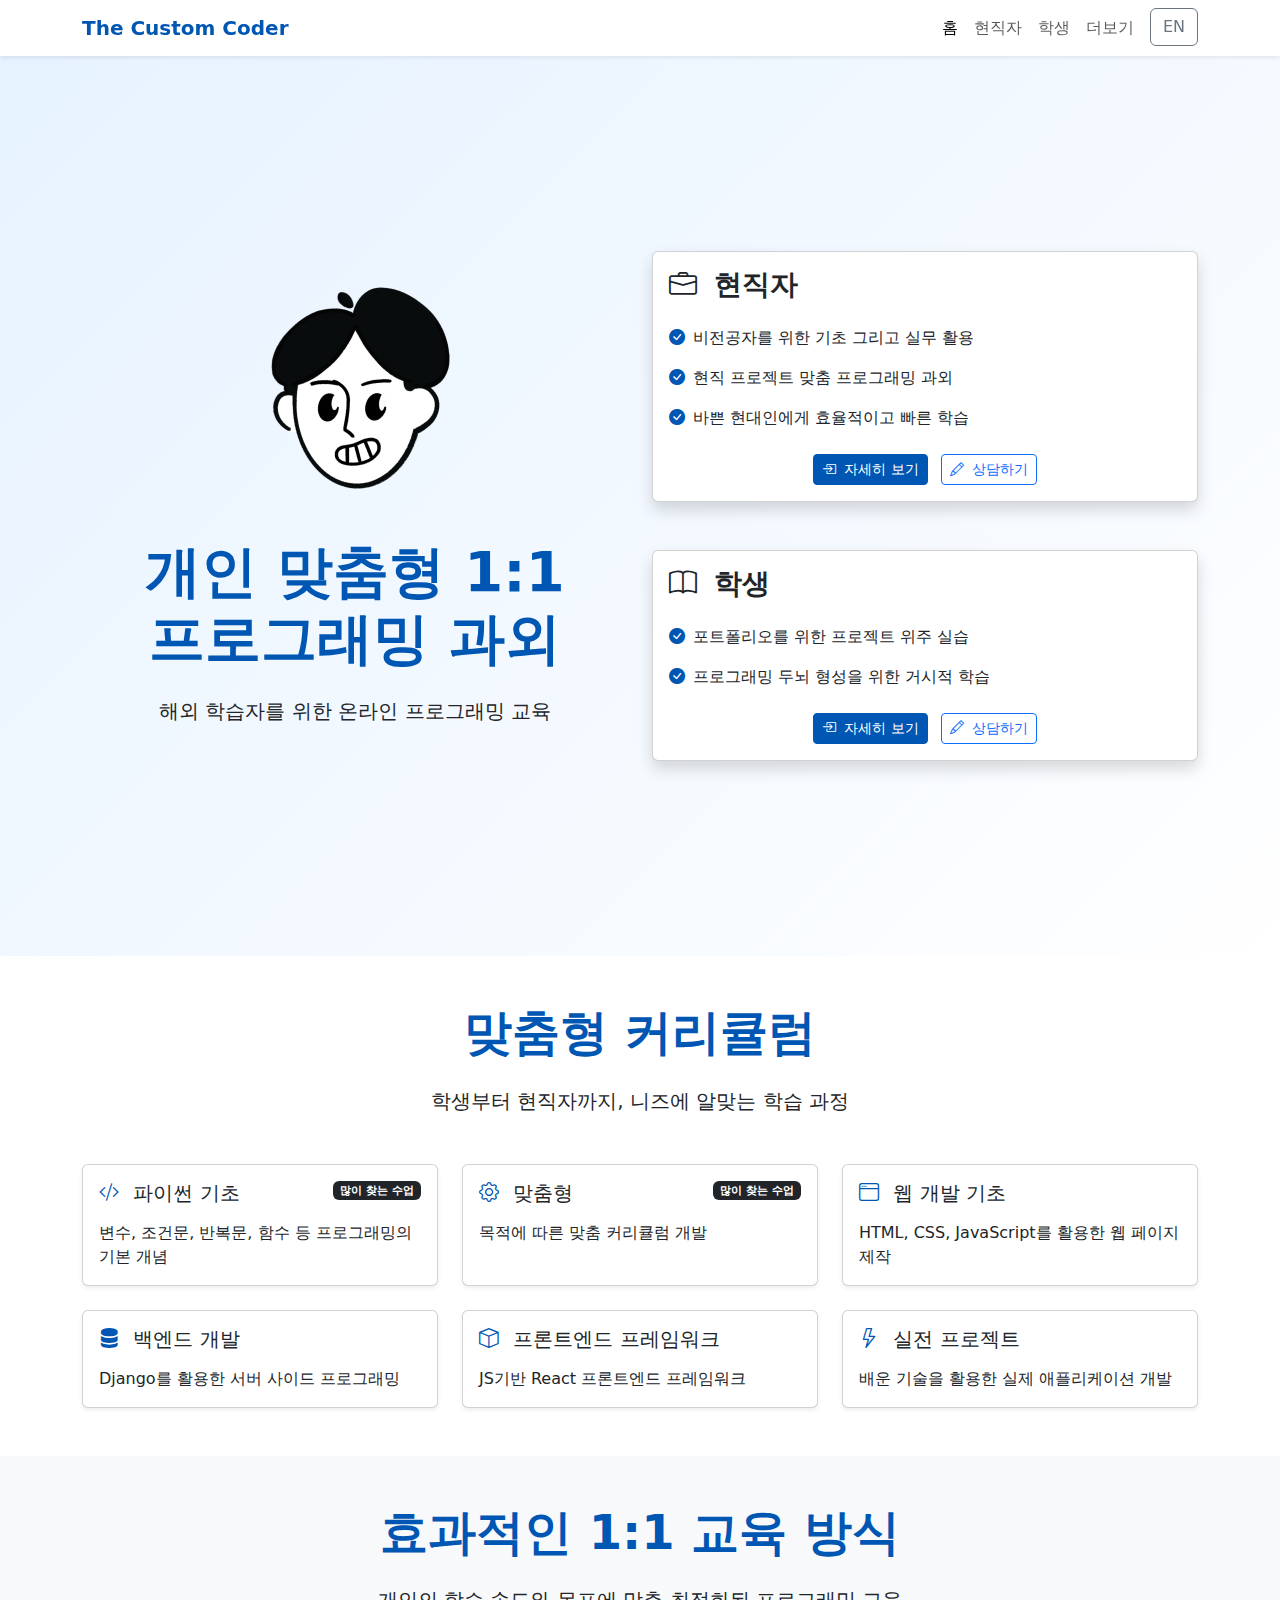
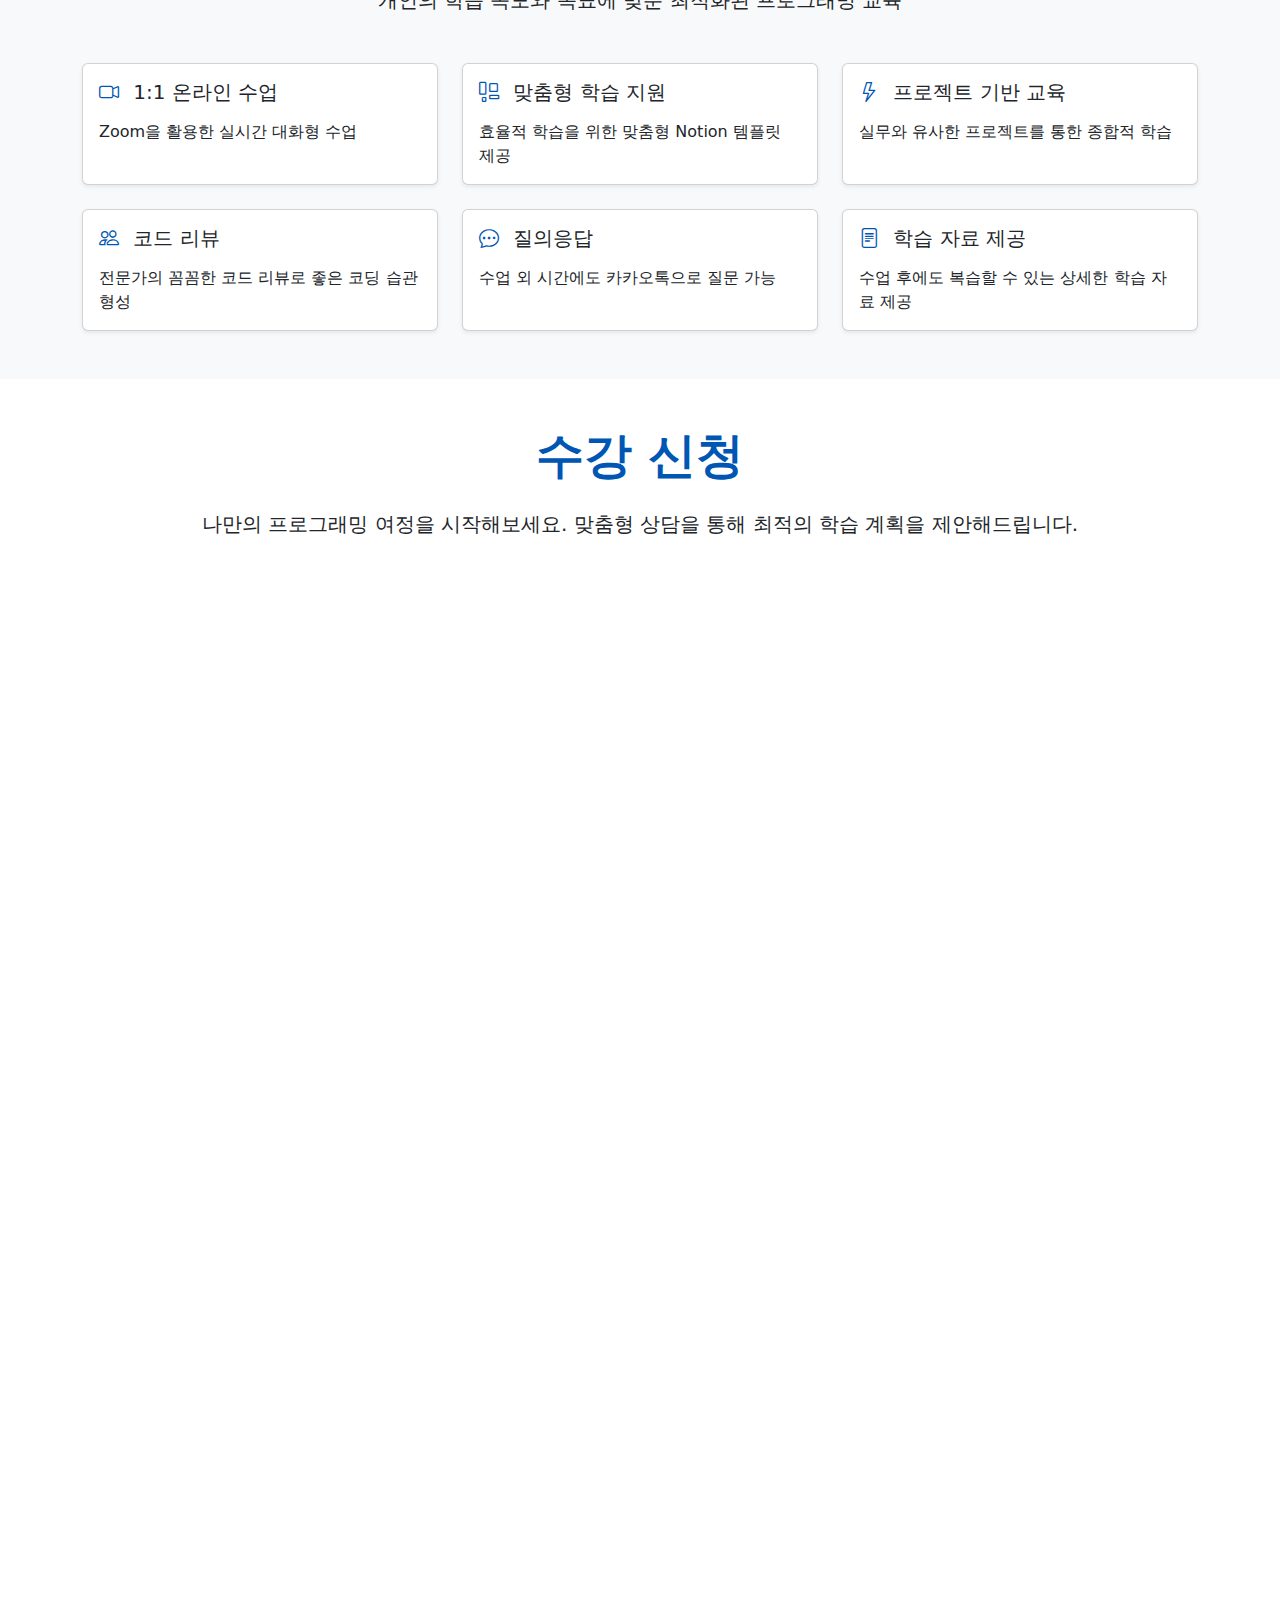
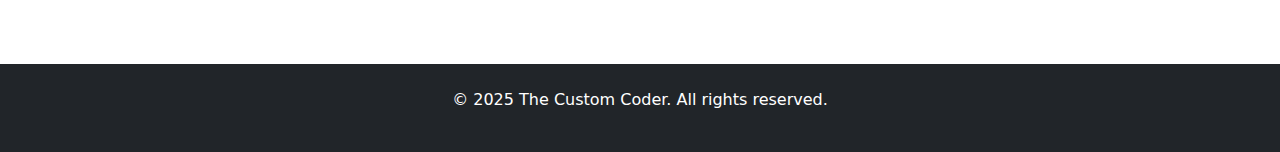
<file: index.html>
<!DOCTYPE html>
<html lang="ko">
<head>
    <meta charset="UTF-8">
    <meta name="viewport" content="width=device-width, initial-scale=1.0">
    <title>The Custom Coder</title>
    <link href="https://cdn.jsdelivr.net/npm/bootstrap@5.3.0/dist/css/bootstrap.min.css" rel="stylesheet">
    <link href="https://cdn.jsdelivr.net/npm/bootstrap-icons@1.10.5/font/bootstrap-icons.css" rel="stylesheet">
    <link href="style.css" rel="stylesheet">
</head>
<body>
    <nav class="navbar navbar-expand-lg navbar-light bg-white shadow-sm fixed-top">
        <div class="container">
            <a class="navbar-brand fw-bold text-primary" href="index.html" data-translate="brand">The Custom Coder</a>
            <button class="navbar-toggler" type="button" data-bs-toggle="collapse" data-bs-target="#navbarNav" aria-controls="navbarNav" aria-expanded="false" aria-label="Toggle navigation">
                <span class="navbar-toggler-icon"></span>
            </button>
            <div class="collapse navbar-collapse" id="navbarNav">
                <ul class="navbar-nav ms-auto">
                    <li class="nav-item">
                        <a class="nav-link active" href="index.html" data-translate="home">홈</a>
                    </li>
                    <li class="nav-item">
                        <a class="nav-link" href="professional.html" data-translate="professional">현직자</a>
                    </li>
                    <li class="nav-item">
                        <a class="nav-link" href="student.html" data-translate="student">학생</a>
                    </li>
                    <li class="nav-item">
                        <a class="nav-link" href="info.html" data-translate="more">더보기</a>
                    </li>
                    <li class="nav-item ms-2">
                        <button class="btn btn-outline-secondary" id="language-toggle" onclick="toggleLanguage()" disabled>EN</button>
                    </li>
                </ul>
            </div>
        </div>
    </nav>

    <section id="intro" class="min-vh-100 d-flex align-items-center bg-gradient">
        <div class="container">
            <div class="row align-items-center">
                <div class="col-md-6 mb-5 mb-md-0 d-flex flex-column align-items-center text-center">
                    <img src="img/logo.png" alt="프로그램 과외 이미지" class="img-fluid" style="max-width: 100%; max-height: 300px; object-fit: contain;">
                
                    <h1 class="display-4 fw-bold text-primary mb-4"><span data-translate="main_title_1">개인 맞춤형 1:1</span><br /><span data-translate="main_title_2">프로그래밍 과외</span></h1>
                    <p class="lead mb-5" data-translate="sub_title">해외 학습자를 위한 온라인 프로그래밍 교육</p>
                </div>                

                <div class="col-md-6">
                    <div class="card shadow">
                        <div class="card-body">
                            <h3 class="card-title mb-4">
                                <i class="bi bi-briefcase me-2"></i>
                                <span class="fw-bold" data-translate="professional">현직자</span>
                            </h3>
                            <ul class="list-unstyled">
                                <li class="mb-3"><i class="bi bi-check-circle-fill text-primary me-2"></i><span data-translate="professional_key1">비전공자를 위한 기초 그리고 실무 활용</span></li>
                                <li class="mb-3"><i class="bi bi-check-circle-fill text-primary me-2"></i><span data-translate="professional_key2">현직 프로젝트 맞춤 프로그래밍 과외</span></li>
                                <li class="mb-3"><i class="bi bi-check-circle-fill text-primary me-2"></i><span data-translate="professional_key3">바쁜 현대인에게 효율적이고 빠른 학습</span></li>
                            </ul>
                            <!-- 버튼 추가 -->
                            <div class="text-center mt-4">
                                <a href="professional.html" class="btn btn-primary btn-sm">
                                    <i class="bi bi-box-arrow-in-right me-1"></i> <span data-translate="more_btn">자세히 보기</span>
                                </a>
                                <a href="#contact" class="btn btn-outline-primary btn-sm ms-2">
                                    <i class="bi bi-pencil me-1"></i> <span data-translate="contact_btn">상담하기</span>
                                </a>
                            </div>
                        </div>
                    </div>
                    <div class="card shadow mt-5">
                        <div class="card-body">
                            <h3 class="card-title mb-4">
                                <i class="bi bi-book me-2"></i>
                                <span class="fw-bold" data-translate="student">학생</span>
                            </h3>
                            <ul class="list-unstyled">
                                <li class="mb-3"><i class="bi bi-check-circle-fill text-primary me-2"></i><span data-translate="student_key1">포트폴리오를 위한 프로젝트 위주 실습</span></li>
                                <li class="mb-3"><i class="bi bi-check-circle-fill text-primary me-2"></i><span data-translate="student_key2">프로그래밍 두뇌 형성을 위한 거시적 학습</span></li>
                            </ul>
                            <!-- 버튼 추가 -->
                            <div class="text-center mt-4">
                                <a href="student.html" class="btn btn-primary btn-sm">
                                    <i class="bi bi-box-arrow-in-right me-1"></i> <span data-translate="more_btn">자세히 보기</span>
                                </a>
                                <a href="#contact" class="btn btn-outline-primary btn-sm ms-2">
                                    <i class="bi bi-pencil me-1"></i> <span data-translate="contact_btn">상담하기</span>
                                </a>
                            </div>
                        </div>
                    </div>
                </div>
            </div>
        </div>
    </section>

    <section id="curriculum" class="py-5">
        <div class="container">
            <h2 class="display-5 fw-bold text-center text-primary mb-4">맞춤형 커리큘럼</h2>
            <p class="lead text-center mb-5">학생부터 현직자까지, 니즈에 알맞는 학습 과정</p>
            <div class="row g-4">
                <div class="col-md-6 col-lg-4">
                    <div class="card h-100 shadow-sm position-relative">
                        <span class="badge bg-dark ms-2 position-absolute top-0 end-0 mt-3 me-3" style="font-size: 0.7rem;">많이 찾는 수업</span>
                        <div class="card-body">
                            <h3 class="card-title h5 mb-3">
                                <i class="bi bi-code-slash me-2 text-primary"></i>
                                파이썬 기초
                            </h3>
                            <p class="card-text">변수, 조건문, 반복문, 함수 등 프로그래밍의 기본 개념</p>
                        </div>
                    </div>
                </div>
                <div class="col-md-6 col-lg-4">
                    <div class="card h-100 shadow-sm position-relative">
                        <span class="badge bg-dark ms-2 position-absolute top-0 end-0 mt-3 me-3" style="font-size: 0.7rem;">많이 찾는 수업</span>
                        <div class="card-body">
                            <h3 class="card-title h5 mb-3">
                                <i class="bi bi-gear me-2 text-primary"></i>
                                맞춤형
                            </h3>
                            <p class="card-text">목적에 따른 맞춤 커리큘럼 개발</p>
                        </div>
                    </div>
                </div>
                <div class="col-md-6 col-lg-4">
                    <div class="card h-100 shadow-sm">
                        <div class="card-body">
                            <h3 class="card-title h5 mb-3">
                                <i class="bi bi-window me-2 text-primary"></i>
                                웹 개발 기초
                            </h3>
                            <p class="card-text">HTML, CSS, JavaScript를 활용한 웹 페이지 제작</p>
                        </div>
                    </div>
                </div>
                <div class="col-md-6 col-lg-4">
                    <div class="card h-100 shadow-sm">
                        <div class="card-body">
                            <h3 class="card-title h5 mb-3">
                                <i class="bi bi-server me-2 text-primary"></i>
                                백엔드 개발
                            </h3>
                            <p class="card-text">Django를 활용한 서버 사이드 프로그래밍</p>
                        </div>
                    </div>
                </div>
                <div class="col-md-6 col-lg-4">
                    <div class="card h-100 shadow-sm">
                        <div class="card-body">
                            <h3 class="card-title h5 mb-3">
                                <i class="bi bi-box me-2 text-primary"></i>
                                프론트엔드 프레임워크
                            </h3>
                            <p class="card-text">JS기반 React 프론트엔드 프레임워크</p>
                        </div>
                    </div>
                </div>
                <div class="col-md-6 col-lg-4">
                    <div class="card h-100 shadow-sm">
                        <div class="card-body">
                            <h3 class="card-title h5 mb-3">
                                <i class="bi bi-lightning me-2 text-primary"></i>
                                실전 프로젝트
                            </h3>
                            <p class="card-text">배운 기술을 활용한 실제 애플리케이션 개발</p>
                        </div>
                    </div>
                </div>
            </div>
        </div>
    </section>

    <section id="method" class="py-5 bg-light">
        <div class="container">
            <h2 class="display-5 fw-bold text-center text-primary mb-4">효과적인 1:1 교육 방식</h2>
            <p class="lead text-center mb-5">개인의 학습 속도와 목표에 맞춘 최적화된 프로그래밍 교육</p>
            <div class="row g-4">
                <div class="col-md-6 col-lg-4">
                    <div class="card h-100 shadow-sm">
                        <div class="card-body">
                            <h3 class="card-title h5 mb-3">
                                <i class="bi bi-camera-video me-2 text-primary"></i>
                                1:1 온라인 수업
                            </h3>
                            <p class="card-text">Zoom을 활용한 실시간 대화형 수업</p>
                        </div>
                    </div>
                </div>
                <div class="col-md-6 col-lg-4">
                    <div class="card h-100 shadow-sm">
                        <div class="card-body">
                            <h3 class="card-title h5 mb-3">
                                <i class="bi bi-layout-wtf me-2 text-primary"></i>
                                맞춤형 학습 지원
                            </h3>
                            <p class="card-text">효율적 학습을 위한 맞춤형 Notion 템플릿 제공</p>
                        </div>
                    </div>
                </div>
                <div class="col-md-6 col-lg-4">
                    <div class="card h-100 shadow-sm">
                        <div class="card-body">
                            <h3 class="card-title h5 mb-3">
                                <i class="bi bi-lightning me-2 text-primary"></i>
                                프로젝트 기반 교육
                            </h3>
                            <p class="card-text">실무와 유사한 프로젝트를 통한 종합적 학습</p>
                        </div>
                    </div>
                </div>
                <div class="col-md-6 col-lg-4">
                    <div class="card h-100 shadow-sm">
                        <div class="card-body">
                            <h3 class="card-title h5 mb-3">
                                <i class="bi bi-people me-2 text-primary"></i>
                                코드 리뷰
                            </h3>
                            <p class="card-text">전문가의 꼼꼼한 코드 리뷰로 좋은 코딩 습관 형성</p>
                        </div>
                    </div>
                </div>
                <div class="col-md-6 col-lg-4">
                    <div class="card h-100 shadow-sm">
                        <div class="card-body">
                            <h3 class="card-title h5 mb-3">
                                <i class="bi bi-chat-dots me-2 text-primary"></i>
                                질의응답
                            </h3>
                            <p class="card-text">수업 외 시간에도 카카오톡으로 질문 가능</p>
                        </div>
                    </div>
                </div>
                <div class="col-md-6 col-lg-4">
                    <div class="card h-100 shadow-sm">
                        <div class="card-body">
                            <h3 class="card-title h5 mb-3">
                                <i class="bi bi-file-text me-2 text-primary"></i>
                                학습 자료 제공
                            </h3>
                            <p class="card-text">수업 후에도 복습할 수 있는 상세한 학습 자료 제공</p>
                        </div>
                    </div>
                </div>
            </div>
        </div>
    </section>

    <section id="contact" class="py-5">
        <div class="container">
            <h2 class="display-5 fw-bold text-center text-primary mb-4">수강 신청</h2>
            <p class="lead text-center mb-5">나만의 프로그래밍 여정을 시작해보세요. 맞춤형 상담을 통해 최적의 학습 계획을 제안해드립니다.</p>
            <div class="row justify-content-center">
                <div class="col-md-8 col-lg-6">

                    <div class="position-relative" style="padding-bottom: 179.69%; height: 0; overflow: hidden; max-width: 100%;">
                        <iframe src="https://docs.google.com/forms/d/e/1FAIpQLScrXGR-7a9gebrgKyj9ZKF9N7S7g6gpSFmp70-7-9HDqJcohg/viewform?embedded=true" 
                                class="position-absolute top-0 start-0 w-100 h-100" 
                                frameborder="0" 
                                marginheight="0" 
                                marginwidth="0">
                            로드 중…
                        </iframe>
                    </div>
                </div>
            </div>
        </div>
    </section>

    <footer class="bg-dark text-white py-4 mt-5">
        <div class="container text-center">
            <p>&copy; 2025 The Custom Coder. All rights reserved.</p>
        </div>
    </footer>

    <script src="index_change_language.js"></script>
    <script src="https://cdn.jsdelivr.net/npm/bootstrap@5.3.0/dist/js/bootstrap.bundle.min.js"></script>
</body>
</html>
</file>
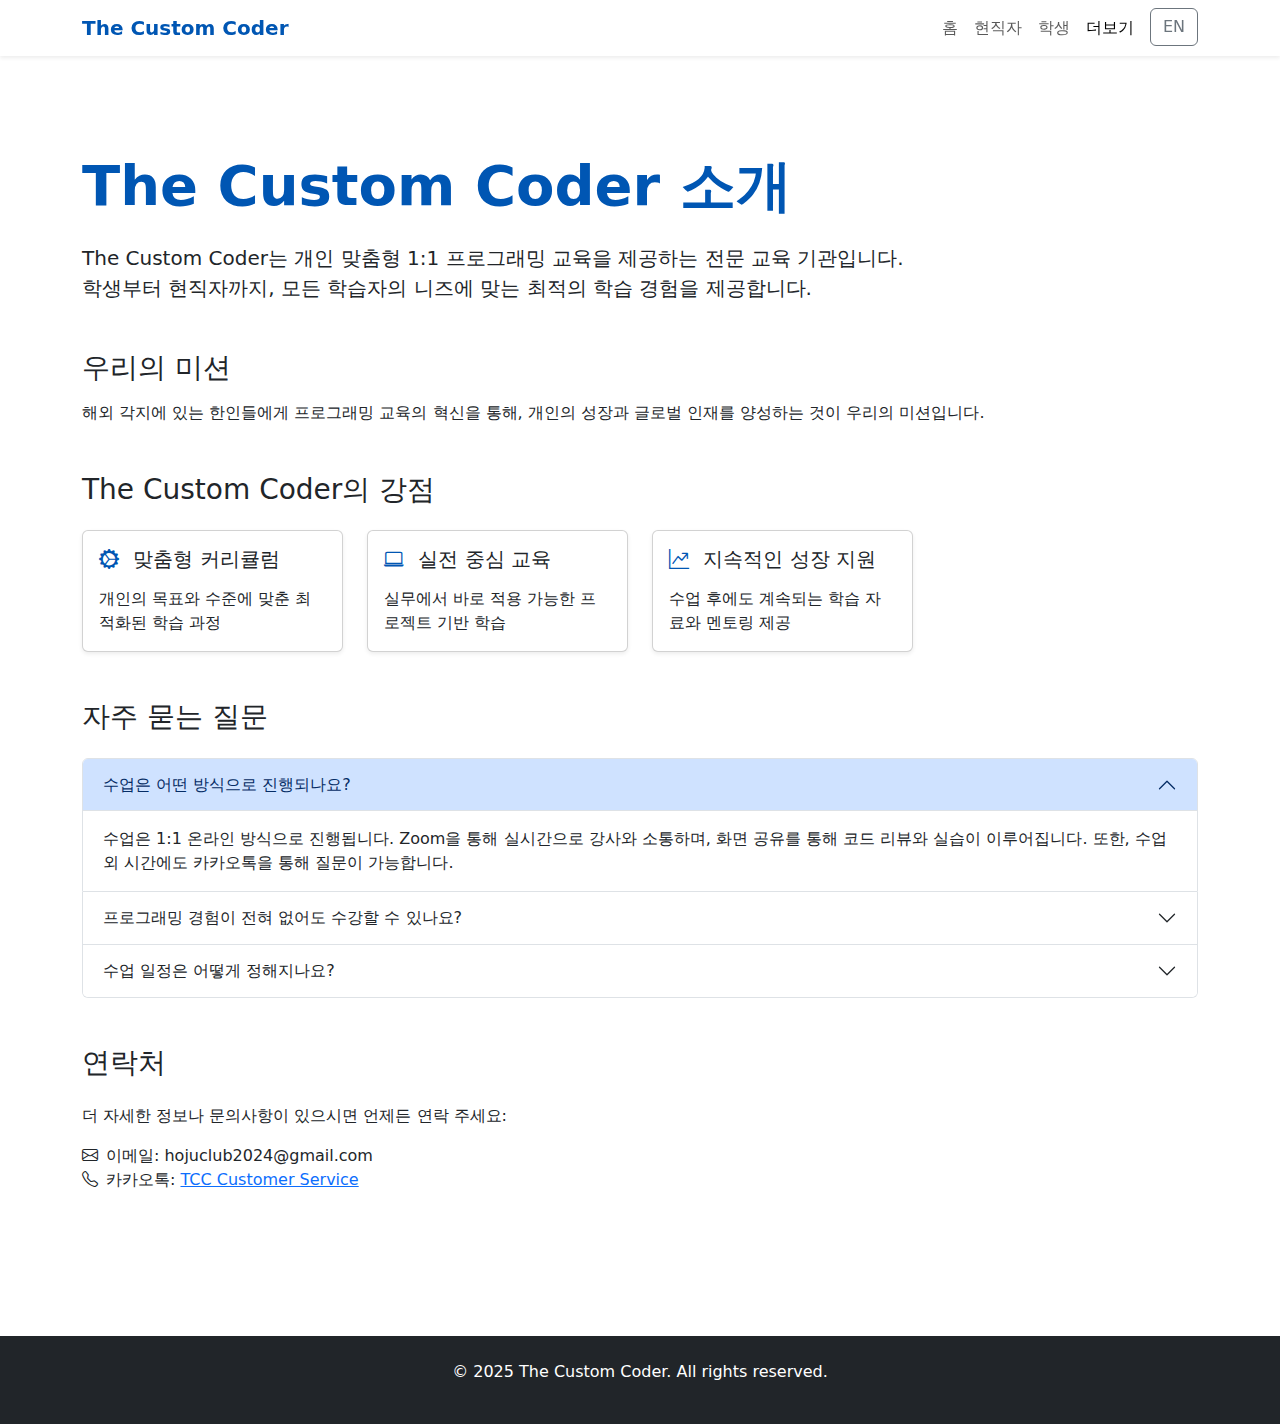
<file: info.html>
<!DOCTYPE html>
<html lang="ko">
<head>
    <meta charset="UTF-8">
    <meta name="viewport" content="width=device-width, initial-scale=1.0">
    <title>The Custom Coder - 더보기</title>
    <link href="https://cdn.jsdelivr.net/npm/bootstrap@5.3.0/dist/css/bootstrap.min.css" rel="stylesheet">
    <link href="https://cdn.jsdelivr.net/npm/bootstrap-icons@1.10.5/font/bootstrap-icons.css" rel="stylesheet">
    <link href="style.css" rel="stylesheet">
</head>
<body>
    <nav class="navbar navbar-expand-lg navbar-light bg-white shadow-sm fixed-top">
        <div class="container">
            <a class="navbar-brand fw-bold text-primary" href="index.html" data-translate="brand">The Custom Coder</a>
            <button class="navbar-toggler" type="button" data-bs-toggle="collapse" data-bs-target="#navbarNav" aria-controls="navbarNav" aria-expanded="false" aria-label="Toggle navigation">
                <span class="navbar-toggler-icon"></span>
            </button>
            <div class="collapse navbar-collapse" id="navbarNav">
                <ul class="navbar-nav ms-auto">
                    <li class="nav-item">
                        <a class="nav-link" href="index.html" data-translate="home">홈</a>
                    </li>
                    <li class="nav-item">
                        <a class="nav-link" href="professional.html" data-translate="professional">현직자</a>
                    </li>
                    <li class="nav-item">
                        <a class="nav-link" href="student.html" data-translate="student">학생</a>
                    </li>
                    <li class="nav-item">
                        <a class="nav-link active" href="info.html" data-translate="more">더보기</a>
                    </li>
                    <li class="nav-item ms-2">
                        <button class="btn btn-outline-secondary" id="language-toggle" onclick="toggleLanguage()" disabled>EN</button>
                    </li>
                </ul>
            </div>
        </div>
    </nav>

    <section id="more-info" class="py-5 mt-5">
        <div class="container">
            <h1 class="display-4 fw-bold text-primary mb-4">The Custom Coder 소개</h1>
            <p class="lead mb-5">The Custom Coder는 개인 맞춤형 1:1 프로그래밍 교육을 제공하는 전문 교육 기관입니다. <br />학생부터 현직자까지, 모든 학습자의 니즈에 맞는 최적의 학습 경험을 제공합니다.</p>
            
            <h2 class="h3 mb-3">우리의 미션</h2>
            <p class="mb-5">해외 각지에 있는 한인들에게 프로그래밍 교육의 혁신을 통해, 개인의 성장과 글로벌 인재를 양성하는 것이 우리의 미션입니다.</p>

            <h2 class="h3 mb-4">The Custom Coder의 강점</h2>
            <div class="row g-4 mb-5">
                <div class="col-md-6 col-lg-3">
                    <div class="card h-100 shadow-sm">
                        <div class="card-body">
                            <h3 class="card-title h5 mb-3">
                                <i class="bi bi-gear-wide-connected me-2 text-primary"></i>
                                맞춤형 커리큘럼
                            </h3>
                            <p class="card-text">개인의 목표와 수준에 맞춘 최적화된 학습 과정</p>
                        </div>
                    </div>
                </div>
                <div class="col-md-6 col-lg-3">
                    <div class="card h-100 shadow-sm">
                        <div class="card-body">
                            <h3 class="card-title h5 mb-3">
                                <i class="bi bi-laptop me-2 text-primary"></i>
                                실전 중심 교육
                            </h3>
                            <p class="card-text">실무에서 바로 적용 가능한 프로젝트 기반 학습</p>
                        </div>
                    </div>
                </div>
                <div class="col-md-6 col-lg-3">
                    <div class="card h-100 shadow-sm">
                        <div class="card-body">
                            <h3 class="card-title h5 mb-3">
                                <i class="bi bi-graph-up-arrow me-2 text-primary"></i>
                                지속적인 성장 지원
                            </h3>
                            <p class="card-text">수업 후에도 계속되는 학습 자료와 멘토링 제공</p>
                        </div>
                    </div>
                </div>
            </div>

            <h2 class="h3 mb-4">자주 묻는 질문</h2>
            <div class="accordion mb-5" id="faqAccordion">
                <div class="accordion-item">
                    <h2 class="accordion-header" id="headingOne">
                        <button class="accordion-button" type="button" data-bs-toggle="collapse" data-bs-target="#collapseOne" aria-expanded="true" aria-controls="collapseOne">
                            수업은 어떤 방식으로 진행되나요?
                        </button>
                    </h2>
                    <div id="collapseOne" class="accordion-collapse collapse show" aria-labelledby="headingOne" data-bs-parent="#faqAccordion">
                        <div class="accordion-body">
                            수업은 1:1 온라인 방식으로 진행됩니다. Zoom을 통해 실시간으로 강사와 소통하며, 화면 공유를 통해 코드 리뷰와 실습이 이루어집니다. 또한, 수업 외 시간에도 카카오톡을 통해 질문이 가능합니다.
                        </div>
                    </div>
                </div>
                <div class="accordion-item">
                    <h2 class="accordion-header" id="headingTwo">
                        <button class="accordion-button collapsed" type="button" data-bs-toggle="collapse" data-bs-target="#collapseTwo" aria-expanded="false" aria-controls="collapseTwo">
                            프로그래밍 경험이 전혀 없어도 수강할 수 있나요?
                        </button>
                    </h2>
                    <div id="collapseTwo" class="accordion-collapse collapse" aria-labelledby="headingTwo" data-bs-parent="#faqAccordion">
                        <div class="accordion-body">
                            네, 가능합니다. 우리는 완전 초보자부터 현직 개발자까지 모든 수준의 학습자를 위한 커리큘럼을 제공합니다. 경험이 없는 분들을 위한 기초 과정부터 차근차근 시작할 수 있습니다.
                        </div>
                    </div>
                </div>
                <div class="accordion-item">
                    <h2 class="accordion-header" id="headingThree">
                        <button class="accordion-button collapsed" type="button" data-bs-toggle="collapse" data-bs-target="#collapseThree" aria-expanded="false" aria-controls="collapseThree">
                            수업 일정은 어떻게 정해지나요?
                        </button>
                    </h2>
                    <div id="collapseThree" class="accordion-collapse collapse" aria-labelledby="headingThree" data-bs-parent="#faqAccordion">
                        <div class="accordion-body">
                            수업 일정은 학습자의 스케줄에 맞춰 유연하게 조정됩니다. 주중, 주말, 오전, 오후, 저녁 등 원하는 시간대를 선택할 수 있으며, 강사와 상의하여 최적의 일정을 잡을 수 있습니다.
                        </div>
                    </div>
                </div>
            </div>

            <h2 class="h3 mb-4">연락처</h2>
            <p>더 자세한 정보나 문의사항이 있으시면 언제든 연락 주세요:</p>
            <ul class="list-unstyled mb-5">
                <li><i class="bi bi-envelope me-2"></i>이메일: hojuclub2024@gmail.com</li>
                <li><i class="bi bi-telephone me-2"></i>카카오톡: <a href="https://open.kakao.com/o/sL34FNah">TCC Customer Service</a></li>
            </ul>
        </div>
    </section>

    <footer class="bg-dark text-white py-4 mt-5">
        <div class="container text-center">
            <p>&copy; 2025 The Custom Coder. All rights reserved.</p>
        </div>
    </footer>

    <script src="index_change_language.js"></script>
    <script src="https://cdn.jsdelivr.net/npm/bootstrap@5.3.0/dist/js/bootstrap.bundle.min.js"></script>
</body>
</html>
</file>
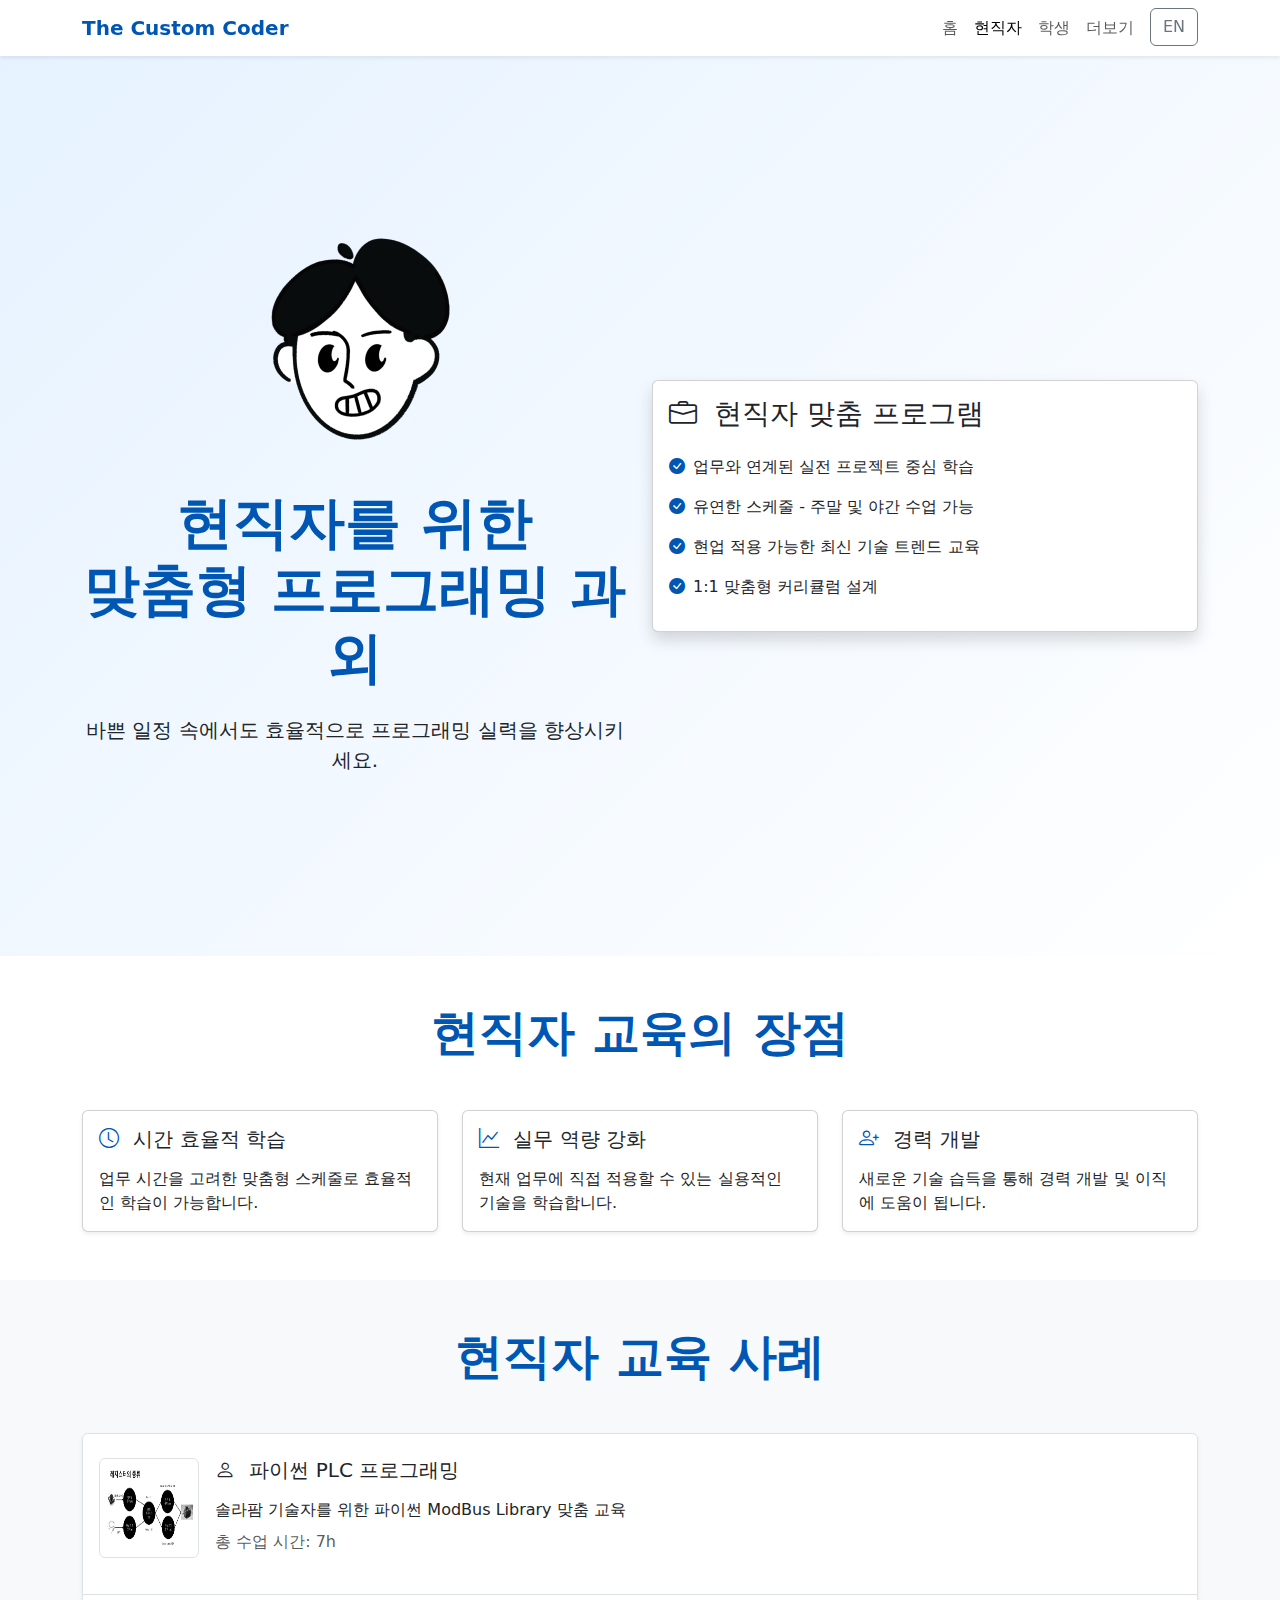
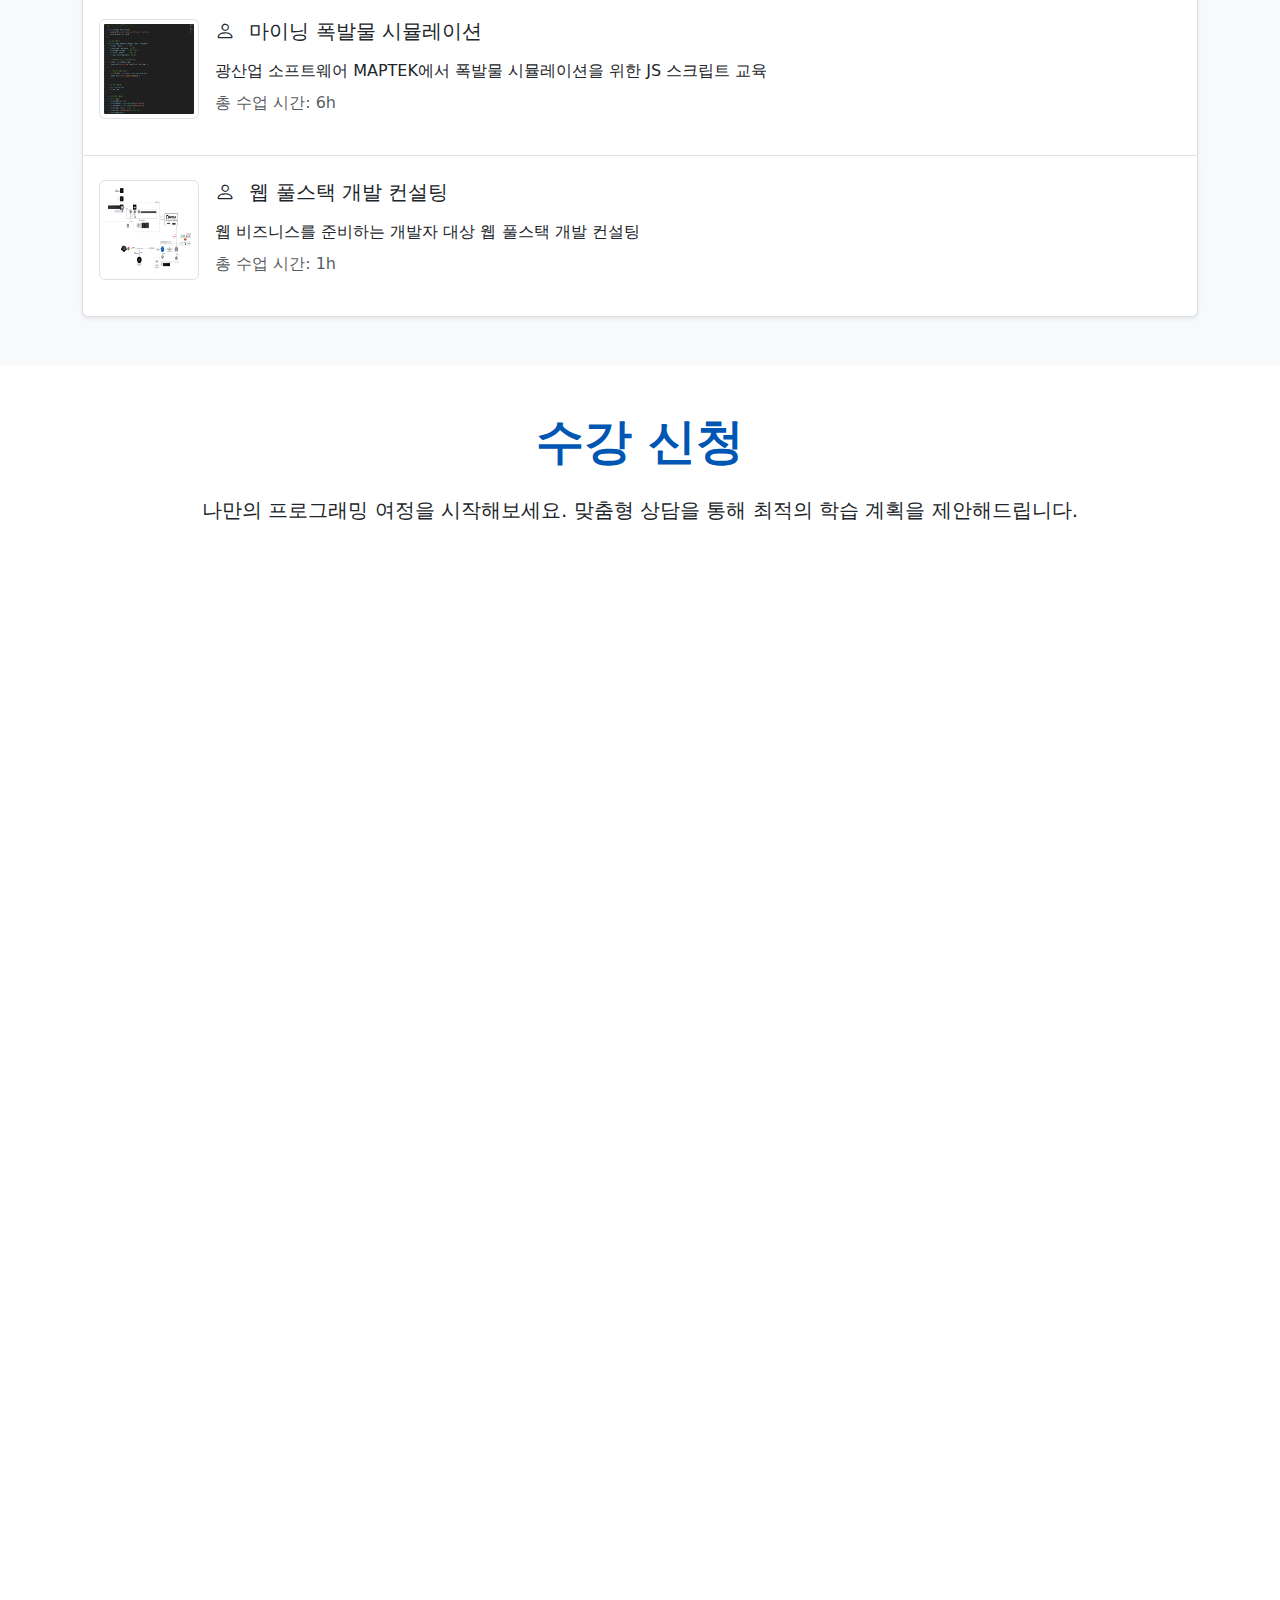
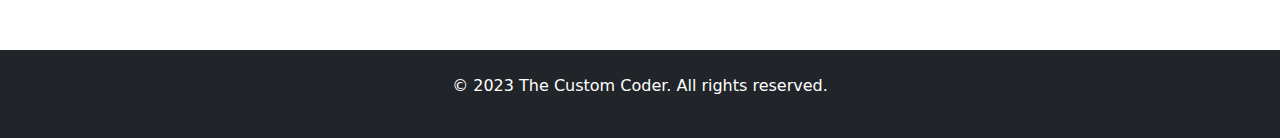
<file: professional.html>
<!DOCTYPE html>
<html lang="ko">
<head>
    <meta charset="UTF-8">
    <meta name="viewport" content="width=device-width, initial-scale=1.0">
    <title>The Custom Coder - 현직자를 위한 프로그래밍 과외</title>
    <link href="https://cdn.jsdelivr.net/npm/bootstrap@5.3.0/dist/css/bootstrap.min.css" rel="stylesheet">
    <link href="https://cdn.jsdelivr.net/npm/bootstrap-icons@1.10.5/font/bootstrap-icons.css" rel="stylesheet">
    <link href="style.css" rel="stylesheet">
</head>
<body>
    <nav class="navbar navbar-expand-lg navbar-light bg-white shadow-sm fixed-top">
        <div class="container">
            <a class="navbar-brand fw-bold text-primary" href="index.html" data-translate="brand">The Custom Coder</a>
            <button class="navbar-toggler" type="button" data-bs-toggle="collapse" data-bs-target="#navbarNav" aria-controls="navbarNav" aria-expanded="false" aria-label="Toggle navigation">
                <span class="navbar-toggler-icon"></span>
            </button>
            <div class="collapse navbar-collapse" id="navbarNav">
                <ul class="navbar-nav ms-auto">
                    <li class="nav-item">
                        <a class="nav-link" href="index.html" data-translate="home">홈</a>
                    </li>
                    <li class="nav-item">
                        <a class="nav-link active" href="professional.html" data-translate="professional">현직자</a>
                    </li>
                    <li class="nav-item">
                        <a class="nav-link" href="student.html" data-translate="student">학생</a>
                    </li>
                    <li class="nav-item">
                        <a class="nav-link" href="info.html" data-translate="more">더보기</a>
                    </li>
                    <li class="nav-item ms-2">
                        <button class="btn btn-outline-secondary" id="language-toggle" onclick="toggleLanguage()" disabled>EN</button>
                    </li>
                </ul>
            </div>
        </div>
    </nav>

    <section id="working-pro-intro" class="min-vh-100 d-flex align-items-center bg-gradient">
        <div class="container">
            <div class="row align-items-center">
                <div class="col-md-6 mb-5 mb-md-0 d-flex flex-column align-items-center text-center">
                    <img src="img/logo.png" alt="프로그램 과외 이미지" class="img-fluid" style="max-width: 100%; max-height: 300px; object-fit: contain;">
                    
                    <h1 class="display-4 fw-bold text-primary mb-4">현직자를 위한<br>맞춤형 프로그래밍 과외</h1>
                    <p class="lead mb-5">바쁜 일정 속에서도 효율적으로 프로그래밍 실력을 향상시키세요.</p>
                </div>
                <div class="col-lg-6">
                    <div class="card shadow">
                        <div class="card-body">
                            <h3 class="card-title mb-4">
                                <i class="bi bi-briefcase me-2"></i>
                                현직자 맞춤 프로그램
                            </h3>
                            <ul class="list-unstyled">
                                <li class="mb-3"><i class="bi bi-check-circle-fill text-primary me-2"></i>업무와 연계된 실전 프로젝트 중심 학습</li>
                                <li class="mb-3"><i class="bi bi-check-circle-fill text-primary me-2"></i>유연한 스케줄 - 주말 및 야간 수업 가능</li>
                                <li class="mb-3"><i class="bi bi-check-circle-fill text-primary me-2"></i>현업 적용 가능한 최신 기술 트렌드 교육</li>
                                <li class="mb-3"><i class="bi bi-check-circle-fill text-primary me-2"></i>1:1 맞춤형 커리큘럼 설계</li>
                            </ul>
                        </div>
                    </div>
                </div>
            </div>
        </div>
    </section>

    <section id="working-pro-benefits" class="py-5">
        <div class="container">
            <h2 class="display-5 fw-bold text-center text-primary mb-5">현직자 교육의 장점</h2>
            <div class="row g-4">
                <div class="col-md-6 col-lg-4">
                    <div class="card h-100 shadow-sm">
                        <div class="card-body">
                            <h3 class="card-title h5 mb-3">
                                <i class="bi bi-clock me-2 text-primary"></i>
                                시간 효율적 학습
                            </h3>
                            <p class="card-text">업무 시간을 고려한 맞춤형 스케줄로 효율적인 학습이 가능합니다.</p>
                        </div>
                    </div>
                </div>
                <div class="col-md-6 col-lg-4">
                    <div class="card h-100 shadow-sm">
                        <div class="card-body">
                            <h3 class="card-title h5 mb-3">
                                <i class="bi bi-graph-up me-2 text-primary"></i>
                                실무 역량 강화
                            </h3>
                            <p class="card-text">현재 업무에 직접 적용할 수 있는 실용적인 기술을 학습합니다.</p>
                        </div>
                    </div>
                </div>
                <div class="col-md-6 col-lg-4">
                    <div class="card h-100 shadow-sm">
                        <div class="card-body">
                            <h3 class="card-title h5 mb-3">
                                <i class="bi bi-person-plus me-2 text-primary"></i>
                                경력 개발
                            </h3>
                            <p class="card-text">새로운 기술 습득을 통해 경력 개발 및 이직에 도움이 됩니다.</p>
                        </div>
                    </div>
                </div>
            </div>
        </div>
    </section>


    <section id="working-pro-courses" class="py-5 bg-light">
        <div class="container">
            <h2 class="display-5 fw-bold text-center text-primary mb-5">현직자 교육 사례</h2>
            <div class="list-group">
                <!-- 사례 1 -->
                <div class="list-group-item py-4 shadow-sm d-flex align-items-start">
                    <img src="img/현직자 교육 사례.png" 
                         alt="파이썬 PLC 프로그래밍" 
                         class="img-thumbnail me-3"
                         style="width: 100px; height: 100px; cursor: pointer;"
                         data-bs-toggle="modal" 
                         data-bs-target="#imageModal1">
                    <div>
                        <h3 class="h5 mb-3">
                            <i class="bi bi-person me-2"></i>
                            파이썬 PLC 프로그래밍
                        </h3>
                        <p class="mb-0">솔라팜 기술자를 위한 파이썬 ModBus Library 맞춤 교육</p>
                        <p class="text-muted mt-2">총 수업 시간: 7h</p>
                    </div>
                </div>
    
                <!-- 사례 2 -->
                <div class="list-group-item py-4 shadow-sm d-flex align-items-start">
                    <img src="img/마이닝 폭발물 시뮬레이션.png" 
                         alt="마이닝 폭발물 시뮬레이션" 
                         class="img-thumbnail me-3"
                         style="width: 100px; height: 100px; cursor: pointer;"
                         data-bs-toggle="modal" 
                         data-bs-target="#imageModal2">
                    <div>
                        <h3 class="h5 mb-3">
                            <i class="bi bi-person me-2"></i>
                            마이닝 폭발물 시뮬레이션
                        </h3>
                        <p class="mb-0">광산업 소프트웨어 MAPTEK에서 폭발물 시뮬레이션을 위한 JS 스크립트 교육</p>
                        <p class="text-muted mt-2">총 수업 시간: 6h</p>
                    </div>
                </div>
    
                <!-- 사례 3 -->
                <div class="list-group-item py-4 shadow-sm d-flex align-items-start">
                    <img src="img/웹 풀스택 개발.png" 
                         alt="웹 풀스택 개발" 
                         class="img-thumbnail me-3"
                         style="width: 100px; height: 100px; cursor: pointer;"
                         data-bs-toggle="modal" 
                         data-bs-target="#imageModal3">
                    <div>
                        <h3 class="h5 mb-3">
                            <i class="bi bi-person me-2"></i>
                            웹 풀스택 개발 컨설팅
                        </h3>
                        <p class="mb-0">웹 비즈니스를 준비하는 개발자 대상 웹 풀스택 개발 컨설팅</p>
                        <p class="text-muted mt-2">총 수업 시간: 1h</p>
                    </div>
                </div>
            </div>
        </div>
    
        <!-- Modal 1 -->
        <div class="modal fade" id="imageModal1" tabindex="-1" aria-labelledby="imageModal1Label" aria-hidden="true">
            <div class="modal-dialog modal-dialog-centered">
                <div class="modal-content">
                    <div class="modal-body p-0">
                        <img src="img/현직자 교육 사례.png" alt="파이썬 PLC 프로그래밍" class="img-fluid">
                    </div>
                </div>
            </div>
        </div>
    
        <!-- Modal 2 -->
        <div class="modal fade" id="imageModal2" tabindex="-1" aria-labelledby="imageModal2Label" aria-hidden="true">
            <div class="modal-dialog modal-dialog-centered">
                <div class="modal-content">
                    <div class="modal-body p-0">
                        <img src="img/마이닝 폭발물 시뮬레이션.png" alt="마이닝 폭발물 시뮬레이션" class="img-fluid">
                    </div>
                </div>
            </div>
        </div>
    
        <!-- Modal 3 -->
        <div class="modal fade" id="imageModal3" tabindex="-1" aria-labelledby="imageModal3Label" aria-hidden="true">
            <div class="modal-dialog modal-dialog-centered">
                <div class="modal-content">
                    <div class="modal-body p-0">
                        <img src="img/웹 풀스택 개발.png" alt="웹 풀스택 개발" class="img-fluid">
                    </div>
                </div>
            </div>
        </div>
    </section>
    
    
    
    

    <section id="contact" class="py-5">
        <div class="container">
            <h2 class="display-5 fw-bold text-center text-primary mb-4">수강 신청</h2>
            <p class="lead text-center mb-5">나만의 프로그래밍 여정을 시작해보세요. 맞춤형 상담을 통해 최적의 학습 계획을 제안해드립니다.</p>
            <div class="row justify-content-center">
                <div class="col-md-8 col-lg-6">
                    
                    <div class="position-relative" style="padding-bottom: 179.69%; height: 0; overflow: hidden; max-width: 100%;">
                        <iframe src="https://docs.google.com/forms/d/e/1FAIpQLScrXGR-7a9gebrgKyj9ZKF9N7S7g6gpSFmp70-7-9HDqJcohg/viewform?embedded=true" 
                                class="position-absolute top-0 start-0 w-100 h-100" 
                                frameborder="0" 
                                marginheight="0" 
                                marginwidth="0">
                            로드 중…
                        </iframe>
                    </div>
                </div>
            </div>
        </div>
    </section>

    <footer class="bg-dark text-white py-4 mt-5">
        <div class="container text-center">
            <p>&copy; 2023 The Custom Coder. All rights reserved.</p>
        </div>
    </footer>

    <script src="index_change_language.js"></script>
    <script src="https://cdn.jsdelivr.net/npm/bootstrap@5.3.0/dist/js/bootstrap.bundle.min.js"></script>
</body>
</html>
</file>
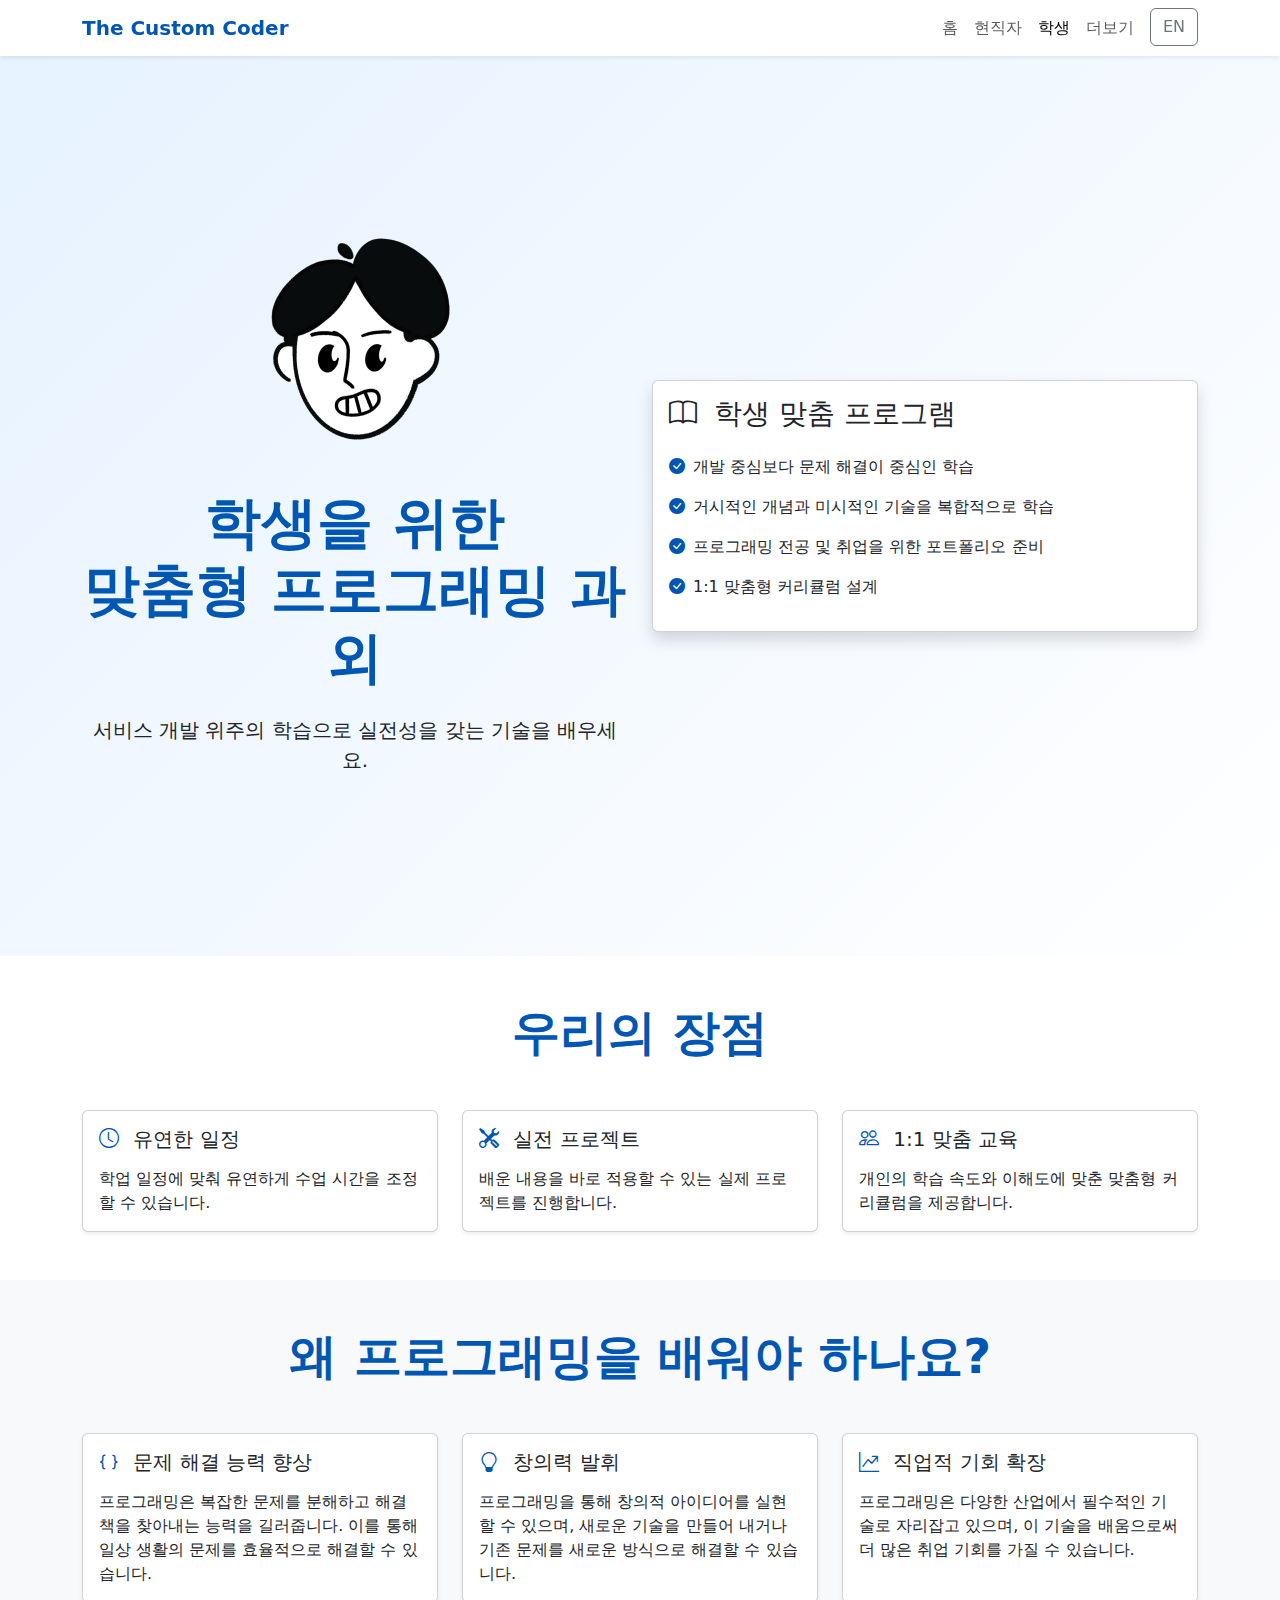
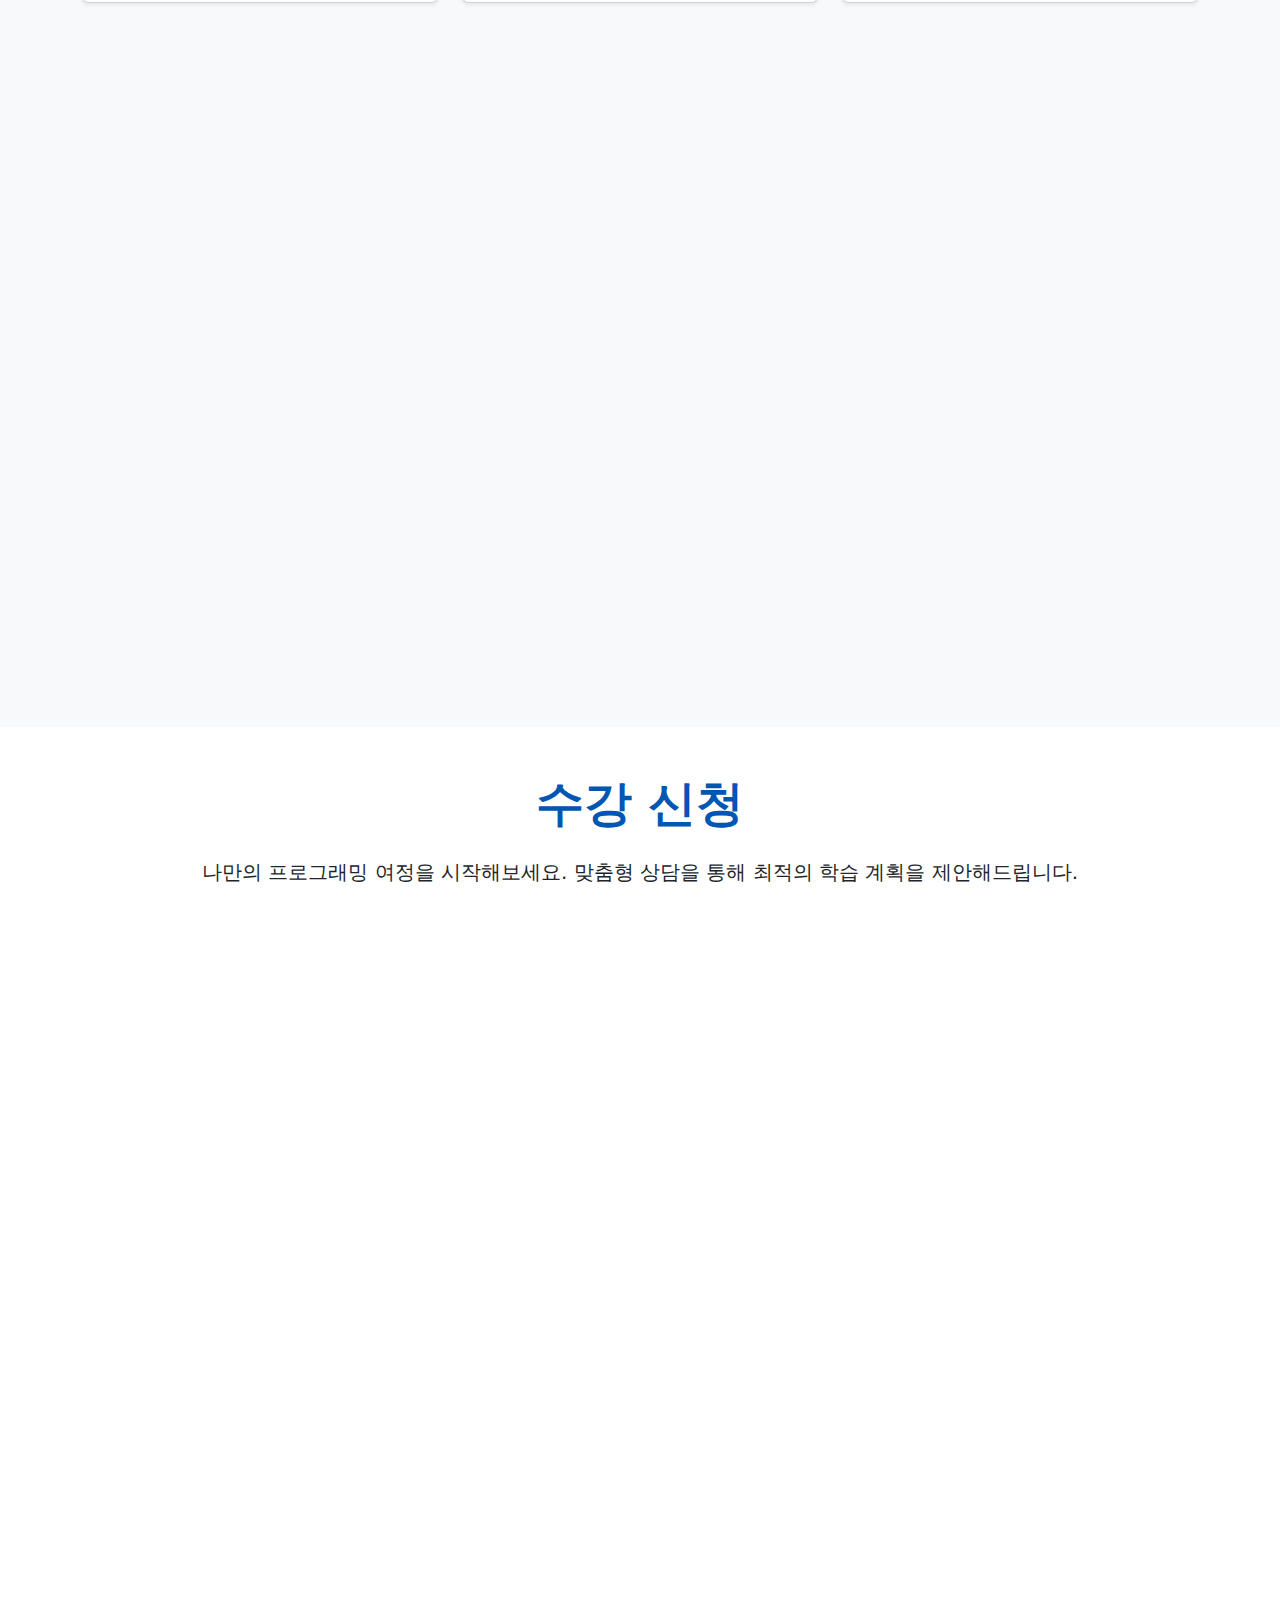
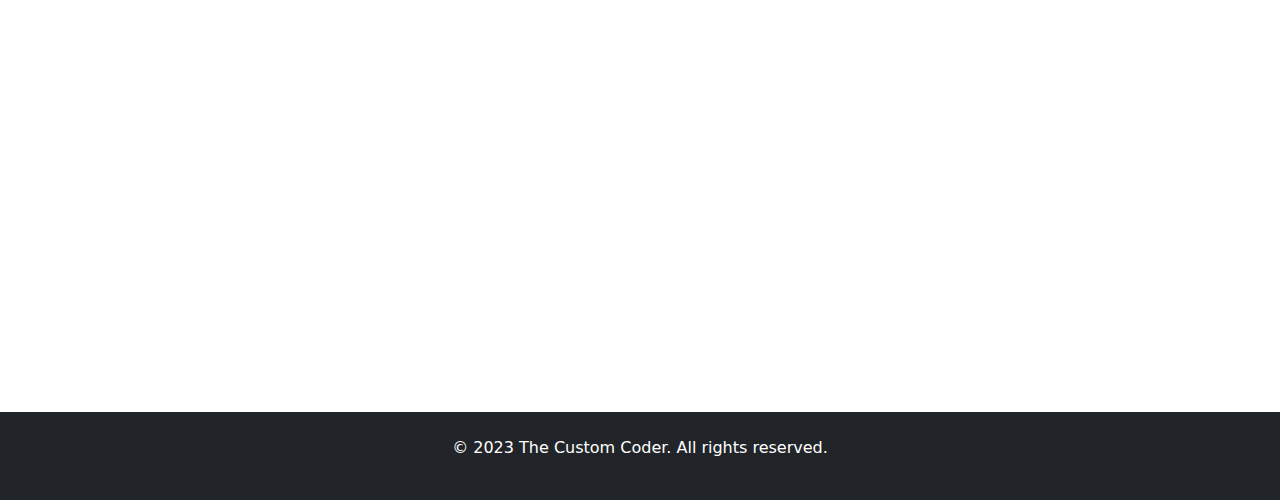
<file: student.html>
<!DOCTYPE html>
<html lang="ko">
<head>
    <meta charset="UTF-8">
    <meta name="viewport" content="width=device-width, initial-scale=1.0">
    <title>The Custom Coder - 학생을 위한 프로그래밍 과외</title>
    <link href="https://cdn.jsdelivr.net/npm/bootstrap@5.3.0/dist/css/bootstrap.min.css" rel="stylesheet">
    <link href="https://cdn.jsdelivr.net/npm/bootstrap-icons@1.10.5/font/bootstrap-icons.css" rel="stylesheet">
    <link href="style.css" rel="stylesheet">
</head>
<body>
    <nav class="navbar navbar-expand-lg navbar-light bg-white shadow-sm fixed-top">
        <div class="container">
            <a class="navbar-brand fw-bold text-primary" href="index.html" data-translate="brand">The Custom Coder</a>
            <button class="navbar-toggler" type="button" data-bs-toggle="collapse" data-bs-target="#navbarNav" aria-controls="navbarNav" aria-expanded="false" aria-label="Toggle navigation">
                <span class="navbar-toggler-icon"></span>
            </button>
            <div class="collapse navbar-collapse" id="navbarNav">
                <ul class="navbar-nav ms-auto">
                    <li class="nav-item">
                        <a class="nav-link" href="index.html" data-translate="home">홈</a>
                    </li>
                    <li class="nav-item">
                        <a class="nav-link" href="professional.html" data-translate="professional">현직자</a>
                    </li>
                    <li class="nav-item">
                        <a class="nav-link active" href="student.html" data-translate="student">학생</a>
                    </li>
                    <li class="nav-item">
                        <a class="nav-link" href="info.html" data-translate="more">더보기</a>
                    </li>
                    <li class="nav-item ms-2">
                        <button class="btn btn-outline-secondary" id="language-toggle" onclick="toggleLanguage()" disabled>EN</button>
                    </li>
                </ul>
            </div>
        </div>
    </nav>

    <section id="working-pro-intro" class="min-vh-100 d-flex align-items-center bg-gradient">
        <div class="container">
            <div class="row align-items-center">
                <div class="col-md-6 mb-5 mb-md-0 d-flex flex-column align-items-center text-center">
                    <img src="img/logo.png" alt="프로그램 과외 이미지" class="img-fluid" style="max-width: 100%; max-height: 300px; object-fit: contain;">

                    <h1 class="display-4 fw-bold text-primary mb-4">학생을 위한<br>맞춤형 프로그래밍 과외</h1>
                    <p class="lead mb-5">서비스 개발 위주의 학습으로 실전성을 갖는 기술을 배우세요.</p>
                </div>
                <div class="col-lg-6">
                    <div class="card shadow">
                        <div class="card-body">
                            <h3 class="card-title mb-4">
                                <i class="bi bi-book me-2"></i>
                                학생 맞춤 프로그램
                            </h3>
                            <ul class="list-unstyled">
                                <li class="mb-3"><i class="bi bi-check-circle-fill text-primary me-2"></i>개발 중심보다 문제 해결이 중심인 학습</li>
                                <li class="mb-3"><i class="bi bi-check-circle-fill text-primary me-2"></i>거시적인 개념과 미시적인 기술을 복합적으로 학습</li>
                                <li class="mb-3"><i class="bi bi-check-circle-fill text-primary me-2"></i>프로그래밍 전공 및 취업을 위한 포트폴리오 준비</li>
                                <li class="mb-3"><i class="bi bi-check-circle-fill text-primary me-2"></i>1:1 맞춤형 커리큘럼 설계</li>
                            </ul>
                        </div>
                    </div>
                </div>
            </div>
        </div>
    </section>

    <section id="working-pro-benefits" class="py-5">
        <div class="container">
            <h2 class="display-5 fw-bold text-center text-primary mb-5">우리의 장점</h2>
            <div class="row g-4">
                <div class="col-md-6 col-lg-4">
                    <div class="card h-100 shadow-sm">
                        <div class="card-body">
                            <h3 class="card-title h5 mb-3">
                                <i class="bi bi-clock me-2 text-primary"></i>
                                유연한 일정
                            </h3>
                            <p class="card-text">학업 일정에 맞춰 유연하게 수업 시간을 조정할 수 있습니다.</p>
                        </div>
                    </div>
                </div>
                <div class="col-md-6 col-lg-4">
                    <div class="card h-100 shadow-sm">
                        <div class="card-body">
                            <h3 class="card-title h5 mb-3">
                                <i class="bi bi-tools me-2 text-primary"></i>
                                실전 프로젝트
                            </h3>
                            <p class="card-text">배운 내용을 바로 적용할 수 있는 실제 프로젝트를 진행합니다.</p>
                        </div>
                    </div>
                </div>
                <div class="col-md-6 col-lg-4">
                    <div class="card h-100 shadow-sm">
                        <div class="card-body">
                            <h3 class="card-title h5 mb-3">
                                <i class="bi bi-people me-2 text-primary"></i>
                                1:1 맞춤 교육
                            </h3>
                            <p class="card-text">개인의 학습 속도와 이해도에 맞춘 맞춤형 커리큘럼을 제공합니다.</p>
                        </div>
                    </div>
                </div>
            </div>
        </div>
    </section>


    <section id="why-learn-programming" class="py-5 bg-light">
        <div class="container">
            <h2 class="display-5 fw-bold text-center text-primary mb-5">왜 프로그래밍을 배워야 하나요?</h2>
            <div class="row g-4">
                <div class="col-md-6 col-lg-4">
                    <div class="card h-100 shadow-sm">
                        <div class="card-body">
                            <h3 class="card-title h5 mb-3">
                                <i class="bi bi-braces me-2 text-primary"></i>
                                문제 해결 능력 향상
                            </h3>
                            <p class="card-text">프로그래밍은 복잡한 문제를 분해하고 해결책을 찾아내는 능력을 길러줍니다. 이를 통해 일상 생활의 문제를 효율적으로 해결할 수 있습니다.</p>
                        </div>
                    </div>
                </div>
                <div class="col-md-6 col-lg-4">
                    <div class="card h-100 shadow-sm">
                        <div class="card-body">
                            <h3 class="card-title h5 mb-3">
                                <i class="bi bi-lightbulb me-2 text-primary"></i>
                                창의력 발휘
                            </h3>
                            <p class="card-text">프로그래밍을 통해 창의적 아이디어를 실현할 수 있으며, 새로운 기술을 만들어 내거나 기존 문제를 새로운 방식으로 해결할 수 있습니다.</p>
                        </div>
                    </div>
                </div>
                <div class="col-md-6 col-lg-4">
                    <div class="card h-100 shadow-sm">
                        <div class="card-body">
                            <h3 class="card-title h5 mb-3">
                                <i class="bi bi-graph-up-arrow me-2 text-primary"></i>
                                직업적 기회 확장
                            </h3>
                            <p class="card-text">프로그래밍은 다양한 산업에서 필수적인 기술로 자리잡고 있으며, 이 기술을 배움으로써 더 많은 취업 기회를 가질 수 있습니다.</p>
                        </div>
                    </div>
                </div>
            </div>
    
            <!-- YouTube Video Embed -->
            <div class="text-center mt-5">
                <div class="ratio ratio-16x9">
                    <iframe src="https://www.youtube.com/embed/Jwe3aseim6A" title="왜 프로그래밍을 배워야 하나요?" frameborder="0" allow="accelerometer; autoplay; clipboard-write; encrypted-media; gyroscope; picture-in-picture" allowfullscreen></iframe>
                </div>
            </div>
        </div>
    </section>
    
    
    
    

    <section id="contact" class="py-5">
        <div class="container">
            <h2 class="display-5 fw-bold text-center text-primary mb-4">수강 신청</h2>
            <p class="lead text-center mb-5">나만의 프로그래밍 여정을 시작해보세요. 맞춤형 상담을 통해 최적의 학습 계획을 제안해드립니다.</p>
            <div class="row justify-content-center">
                <div class="col-md-8 col-lg-6">


                    <div class="position-relative" style="padding-bottom: 179.69%; height: 0; overflow: hidden; max-width: 100%;">
                        <iframe src="https://docs.google.com/forms/d/e/1FAIpQLScrXGR-7a9gebrgKyj9ZKF9N7S7g6gpSFmp70-7-9HDqJcohg/viewform?embedded=true" 
                                class="position-absolute top-0 start-0 w-100 h-100" 
                                frameborder="0" 
                                marginheight="0" 
                                marginwidth="0">
                            로드 중…
                        </iframe>
                    </div>
                </div>
            </div>
        </div>
    </section>

    <footer class="bg-dark text-white py-4 mt-5">
        <div class="container text-center">
            <p>&copy; 2023 The Custom Coder. All rights reserved.</p>
        </div>
    </footer>

    <script src="index_change_language.js"></script>
    <script src="https://cdn.jsdelivr.net/npm/bootstrap@5.3.0/dist/js/bootstrap.bundle.min.js"></script>
</body>
</html>
</file>
<file: style.css>
body {
    padding-top: 56px;
}

.bg-gradient {
    background: linear-gradient(135deg, #e6f2ff 0%, #ffffff 100%) !important;
}

.text-primary {
    color: #0056b3 !important;
}

.btn-primary {
    background-color: #0056b3;
    border-color: #0056b3;
}

.btn-primary:hover {
    background-color: #004494;
    border-color: #004494;
}

#intro {
    background-attachment: fixed;
}

@media (max-width: 768px) {
    h1 {
        font-size: 2.5rem;
    }
    
    .lead {
        font-size: 1.1rem;
    }
}
</file>
